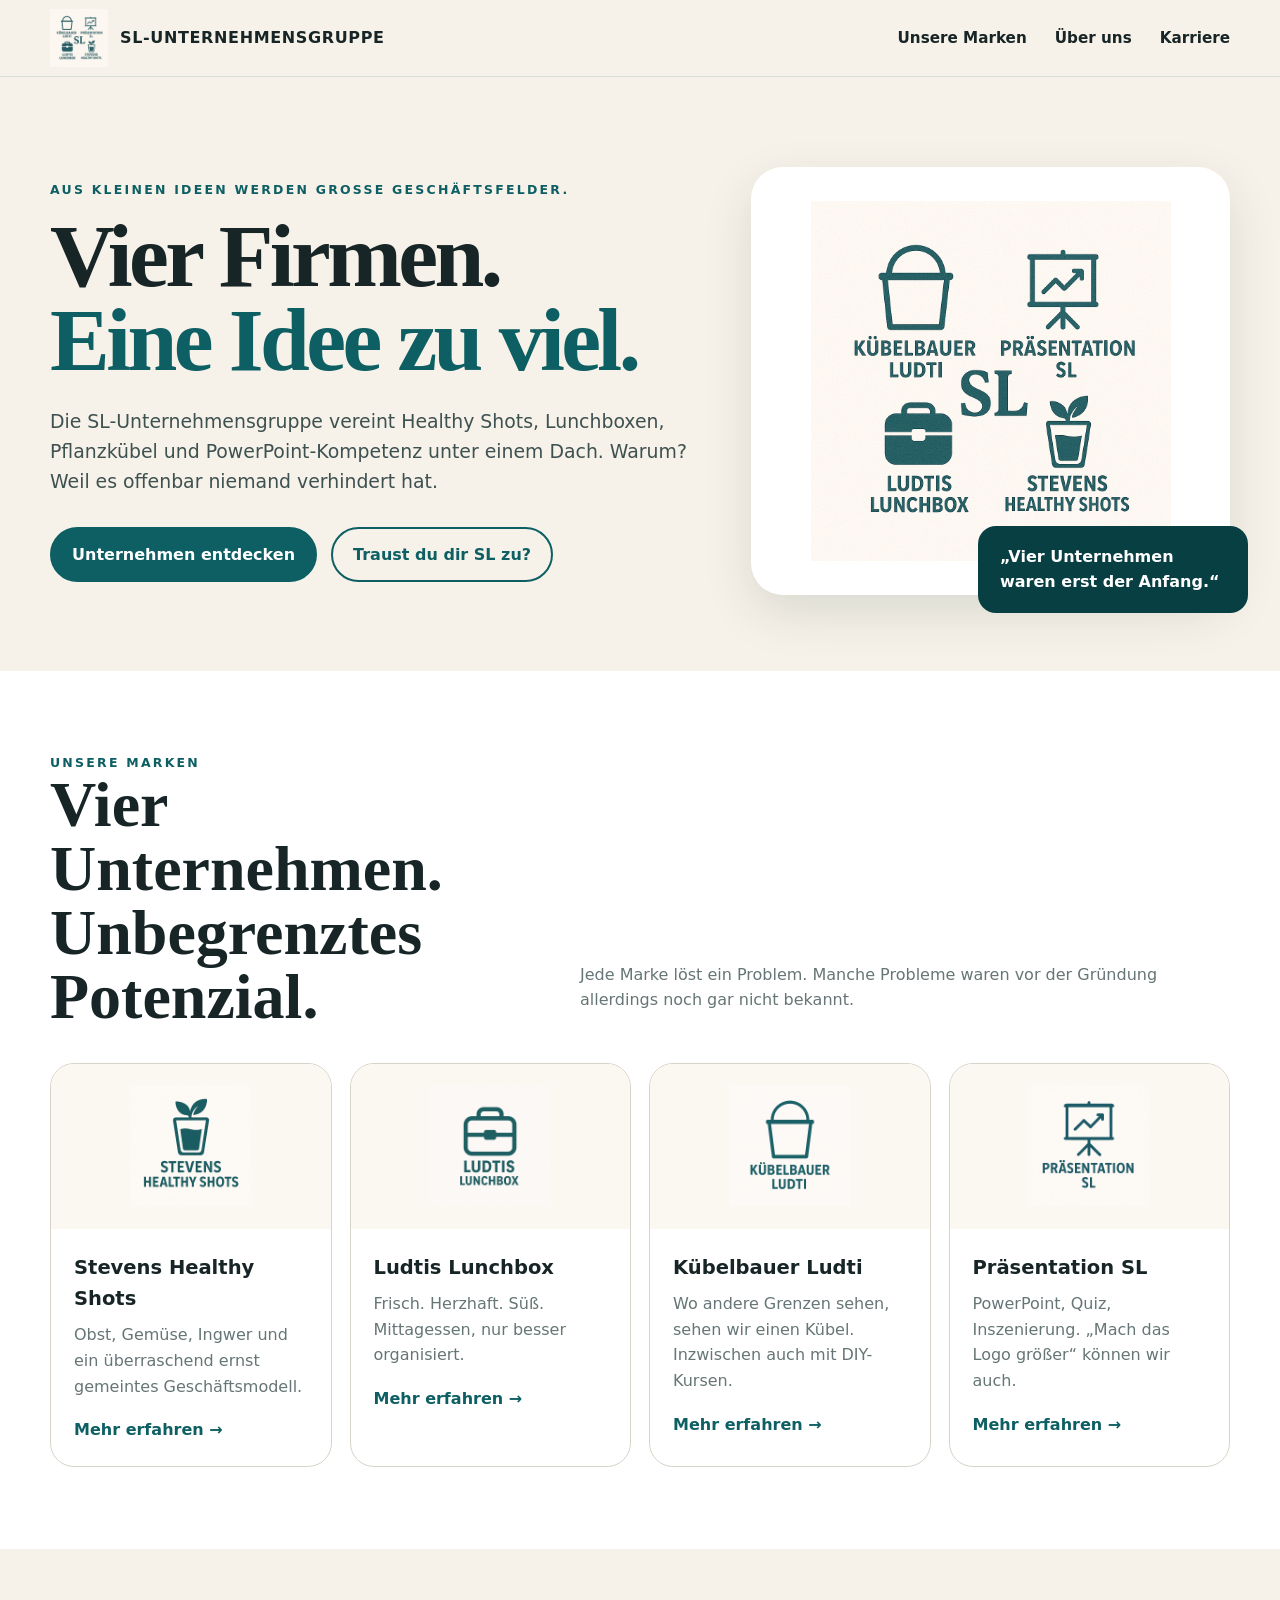
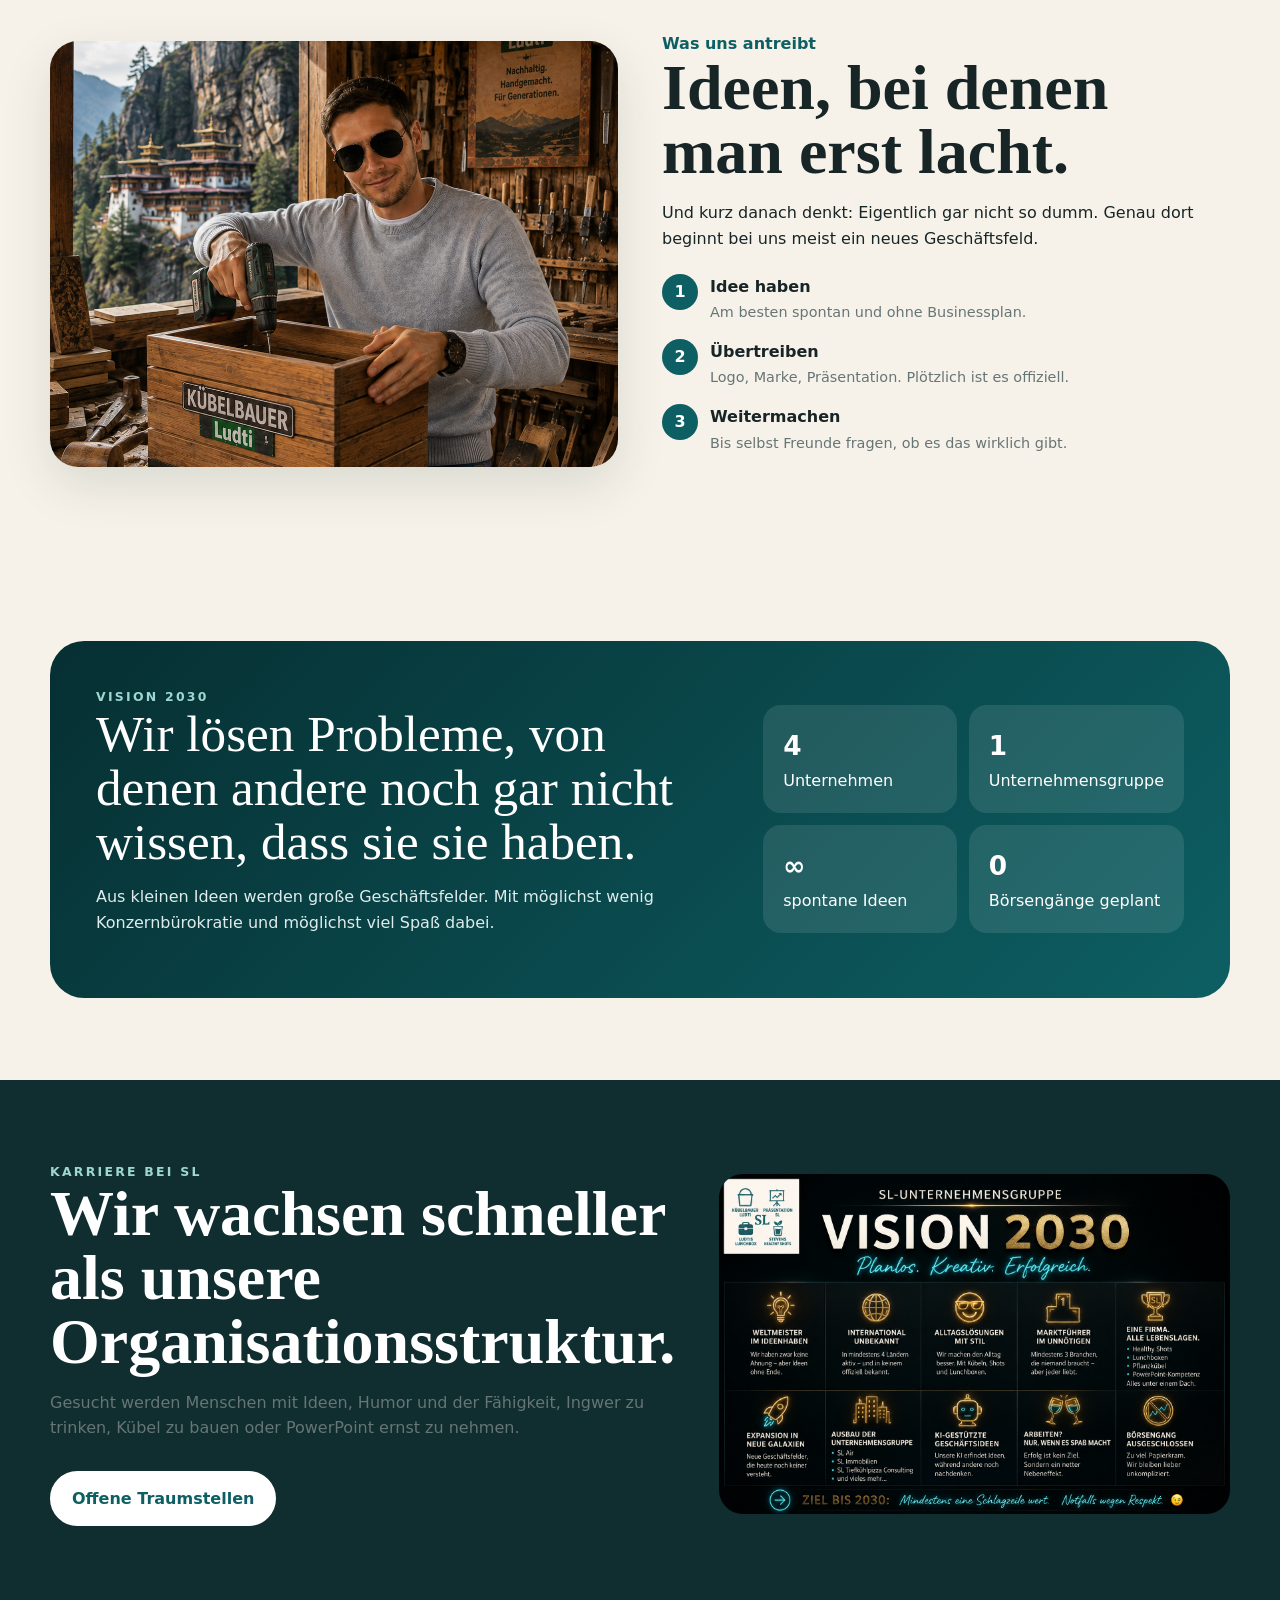
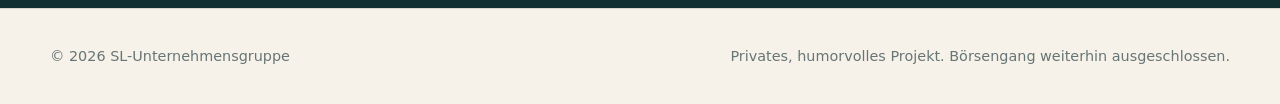
<file: index.html>
<!doctype html>
<html lang="de">

<head>
    <meta charset="utf-8">
    <meta name="viewport" content="width=device-width, initial-scale=1">

    <title>SL-Unternehmensgruppe</title>

    <meta
        name="description"
        content="Vier Unternehmen. Eine Unternehmensgruppe. Viele Ideen, die niemand bestellt hat."
    >

    <!-- Zentrale CSS-Datei -->
    <link rel="stylesheet" href="assets/style.css">
</head>


<body>

    <!-- ==================================================
         1. NAVIGATION
    ================================================== -->

    <nav class="nav">
        <div class="wrap navin">

            <!-- Logo / Startseite -->
            <a class="brand" href="index.html">
                <img
                    src="assets/img/logo-sl.png"
                    alt="SL-Unternehmensgruppe"
                >
                <span>SL-UNTERNEHMENSGRUPPE</span>
            </a>

            <!-- Mobile Menü -->
            <button class="menu">
                Menü
            </button>

            <!-- Hauptnavigation -->
            <div class="links">
                <a href="#marken">Unsere Marken</a>
                <a href="ueber-uns.html">Über uns</a>
                <a href="karriere.html">Karriere</a>
            </div>

        </div>
    </nav>


    <!-- ==================================================
         2. STARTBEREICH / HERO
    ================================================== -->

    <header class="hero">
        <div class="wrap hero-grid">

            <!-- Linke Seite: Text -->
            <div>

                <div class="eyebrow">
                    Aus kleinen Ideen werden große Geschäftsfelder.
                </div>

                <h1>
                    Vier Firmen.<br>
                    <span>Eine Idee zu viel.</span>
                </h1>

                <p class="lead">
                    Die SL-Unternehmensgruppe vereint Healthy Shots,
                    Lunchboxen, Pflanzkübel und PowerPoint-Kompetenz
                    unter einem Dach.
                    Warum? Weil es offenbar niemand verhindert hat.
                </p>

                <div class="actions">
                    <a class="btn primary" href="#marken">
                        Unternehmen entdecken
                    </a>

                    <a class="btn secondary" href="karriere.html">
                        Traust du dir SL zu?
                    </a>
                </div>

            </div>


            <!-- Rechte Seite: Gruppenlogo -->
            <div class="hero-card">

                <img
                    src="assets/img/logo-sl.png"
                    alt="SL Unternehmensgruppe Logo"
                >

                <div class="quote">
                    „Vier Unternehmen waren erst der Anfang.“
                </div>

            </div>

        </div>
    </header>


    <!-- ==================================================
         3. UNSERE MARKEN
    ================================================== -->

    <section class="section alt" id="marken">
        <div class="wrap">

            <div class="section-head">

                <div>
                    <div class="eyebrow">
                        Unsere Marken
                    </div>

                    <h2>
                        Vier Unternehmen.<br>
                        Unbegrenztes Potenzial.
                    </h2>
                </div>

                <p class="sub">
                    Jede Marke löst ein Problem.
                    Manche Probleme waren vor der Gründung
                    allerdings noch gar nicht bekannt.
                </p>

            </div>


            <div class="grid4">

                <!-- Stevens Healthy Shots -->
                <a class="card" href="stevens-healthy-shots.html">

                    <div class="logo">
                        <img
                            src="assets/img/logo-shots.png"
                            alt="Stevens Healthy Shots"
                        >
                    </div>

                    <div class="body">
                        <h3>Stevens Healthy Shots</h3>

                        <p>
                            Obst, Gemüse, Ingwer und ein überraschend
                            ernst gemeintes Geschäftsmodell.
                        </p>

                        <span class="more">
                            Mehr erfahren →
                        </span>
                    </div>

                </a>


                <!-- Ludtis Lunchbox -->
                <a class="card" href="ludtis-lunchbox.html">

                    <div class="logo">
                        <img
                            src="assets/img/logo-lunchbox.png"
                            alt="Ludtis Lunchbox"
                        >
                    </div>

                    <div class="body">
                        <h3>Ludtis Lunchbox</h3>

                        <p>
                            Frisch. Herzhaft. Süß.
                            Mittagessen, nur besser organisiert.
                        </p>

                        <span class="more">
                            Mehr erfahren →
                        </span>
                    </div>

                </a>


                <!-- Kübelbauer Ludti -->
                <a class="card" href="kuebelbauer-ludti.html">

                    <div class="logo">
                        <img
                            src="assets/img/logo-kuebel.png"
                            alt="Kübelbauer Ludti"
                        >
                    </div>

                    <div class="body">
                        <h3>Kübelbauer Ludti</h3>

                        <p>
                            Wo andere Grenzen sehen, sehen wir einen Kübel.
                            Inzwischen auch mit DIY-Kursen.
                        </p>

                        <span class="more">
                            Mehr erfahren →
                        </span>
                    </div>

                </a>


                <!-- Präsentation SL -->
                <a class="card" href="praesentation-sl.html">

                    <div class="logo">
                        <img
                            src="assets/img/logo-praesentation.png"
                            alt="Präsentation SL"
                        >
                    </div>

                    <div class="body">
                        <h3>Präsentation SL</h3>

                        <p>
                            PowerPoint, Quiz, Inszenierung.
                            „Mach das Logo größer“ können wir auch.
                        </p>

                        <span class="more">
                            Mehr erfahren →
                        </span>
                    </div>

                </a>

            </div>

        </div>
    </section>


    <!-- ==================================================
         4. WAS UNS ANTREIBT
         Bild: assets/img/kuebel-hero.png
    ================================================== -->

    <section class="section">
        <div class="wrap split">

            <!--
                Dieses Bild wurde zuletzt ausgetauscht.
                Das ?v=2 sorgt dafür, dass Browser nicht
                versehentlich die alte Version aus dem Cache laden.
            -->
            <div class="photo">
                <img
                    src="assets/img/kuebel-hero.png?v=2"
                    alt="Kübelbauer Ludti in der Werkstatt"
                >
            </div>


            <!-- Textbereich -->
            <div>

                <div class="kicker">
                    Was uns antreibt
                </div>

                <h2>
                    Ideen, bei denen man erst lacht.
                </h2>

                <p>
                    Und kurz danach denkt:
                    Eigentlich gar nicht so dumm.
                    Genau dort beginnt bei uns meist
                    ein neues Geschäftsfeld.
                </p>


                <div class="bullets">

                    <!-- Schritt 1 -->
                    <div class="bullet">

                        <span class="num">1</span>

                        <div>
                            <b>Idee haben</b>

                            <span class="small">
                                Am besten spontan und ohne Businessplan.
                            </span>
                        </div>

                    </div>


                    <!-- Schritt 2 -->
                    <div class="bullet">

                        <span class="num">2</span>

                        <div>
                            <b>Übertreiben</b>

                            <span class="small">
                                Logo, Marke, Präsentation.
                                Plötzlich ist es offiziell.
                            </span>
                        </div>

                    </div>


                    <!-- Schritt 3 -->
                    <div class="bullet">

                        <span class="num">3</span>

                        <div>
                            <b>Weitermachen</b>

                            <span class="small">
                                Bis selbst Freunde fragen,
                                ob es das wirklich gibt.
                            </span>
                        </div>

                    </div>

                </div>

            </div>

        </div>
    </section>


    <!-- ==================================================
         5. VISION 2030
    ================================================== -->

    <section class="section">
        <div class="wrap vision">

            <!-- Linke Seite: Vision -->
            <div>

                <div
                    class="eyebrow"
                    style="color:#9ed7d2"
                >
                    Vision 2030
                </div>

                <div class="big">
                    Wir lösen Probleme, von denen andere
                    noch gar nicht wissen, dass sie sie haben.
                </div>

                <p>
                    Aus kleinen Ideen werden große Geschäftsfelder.
                    Mit möglichst wenig Konzernbürokratie
                    und möglichst viel Spaß dabei.
                </p>

            </div>


            <!-- Rechte Seite: Kennzahlen -->
            <div class="statgrid">

                <div class="stat">
                    <strong>4</strong>
                    Unternehmen
                </div>

                <div class="stat">
                    <strong>1</strong>
                    Unternehmensgruppe
                </div>

                <div class="stat">
                    <strong>∞</strong>
                    spontane Ideen
                </div>

                <div class="stat">
                    <strong>0</strong>
                    Börsengänge geplant
                </div>

            </div>

        </div>
    </section>


    <!-- ==================================================
         6. KARRIERE
    ================================================== -->

    <section class="section career">
        <div class="wrap split">

            <!-- Linke Seite: Text -->
            <div>

                <div
                    class="eyebrow"
                    style="color:#9ed7d2"
                >
                    Karriere bei SL
                </div>

                <h2>
                    Wir wachsen schneller
                    als unsere Organisationsstruktur.
                </h2>

                <p class="sub">
                    Gesucht werden Menschen mit Ideen,
                    Humor und der Fähigkeit,
                    Ingwer zu trinken, Kübel zu bauen
                    oder PowerPoint ernst zu nehmen.
                </p>

                <div class="actions">

                    <a
                        class="btn primary"
                        style="background:white;color:#0d5f63;border-color:white"
                        href="karriere.html"
                    >
                        Offene Traumstellen
                    </a>

                </div>

            </div>


            <!-- Rechte Seite: Karrierebild -->
            <img
                src="assets/img/presentation-hero.png"
                alt="SL Vision 2030"
                style="border-radius:24px"
            >

        </div>
    </section>


    <!-- ==================================================
         7. FOOTER
    ================================================== -->

    <footer class="footer">
        <div class="wrap foot">

            <span>
                © 2026 SL-Unternehmensgruppe
            </span>

            <span>
                Privates, humorvolles Projekt.
                Börsengang weiterhin ausgeschlossen.
            </span>

        </div>
    </footer>


    <!-- ==================================================
         8. JAVASCRIPT
    ================================================== -->

    <script src="assets/script.js"></script>

</body>

</html>
</file>
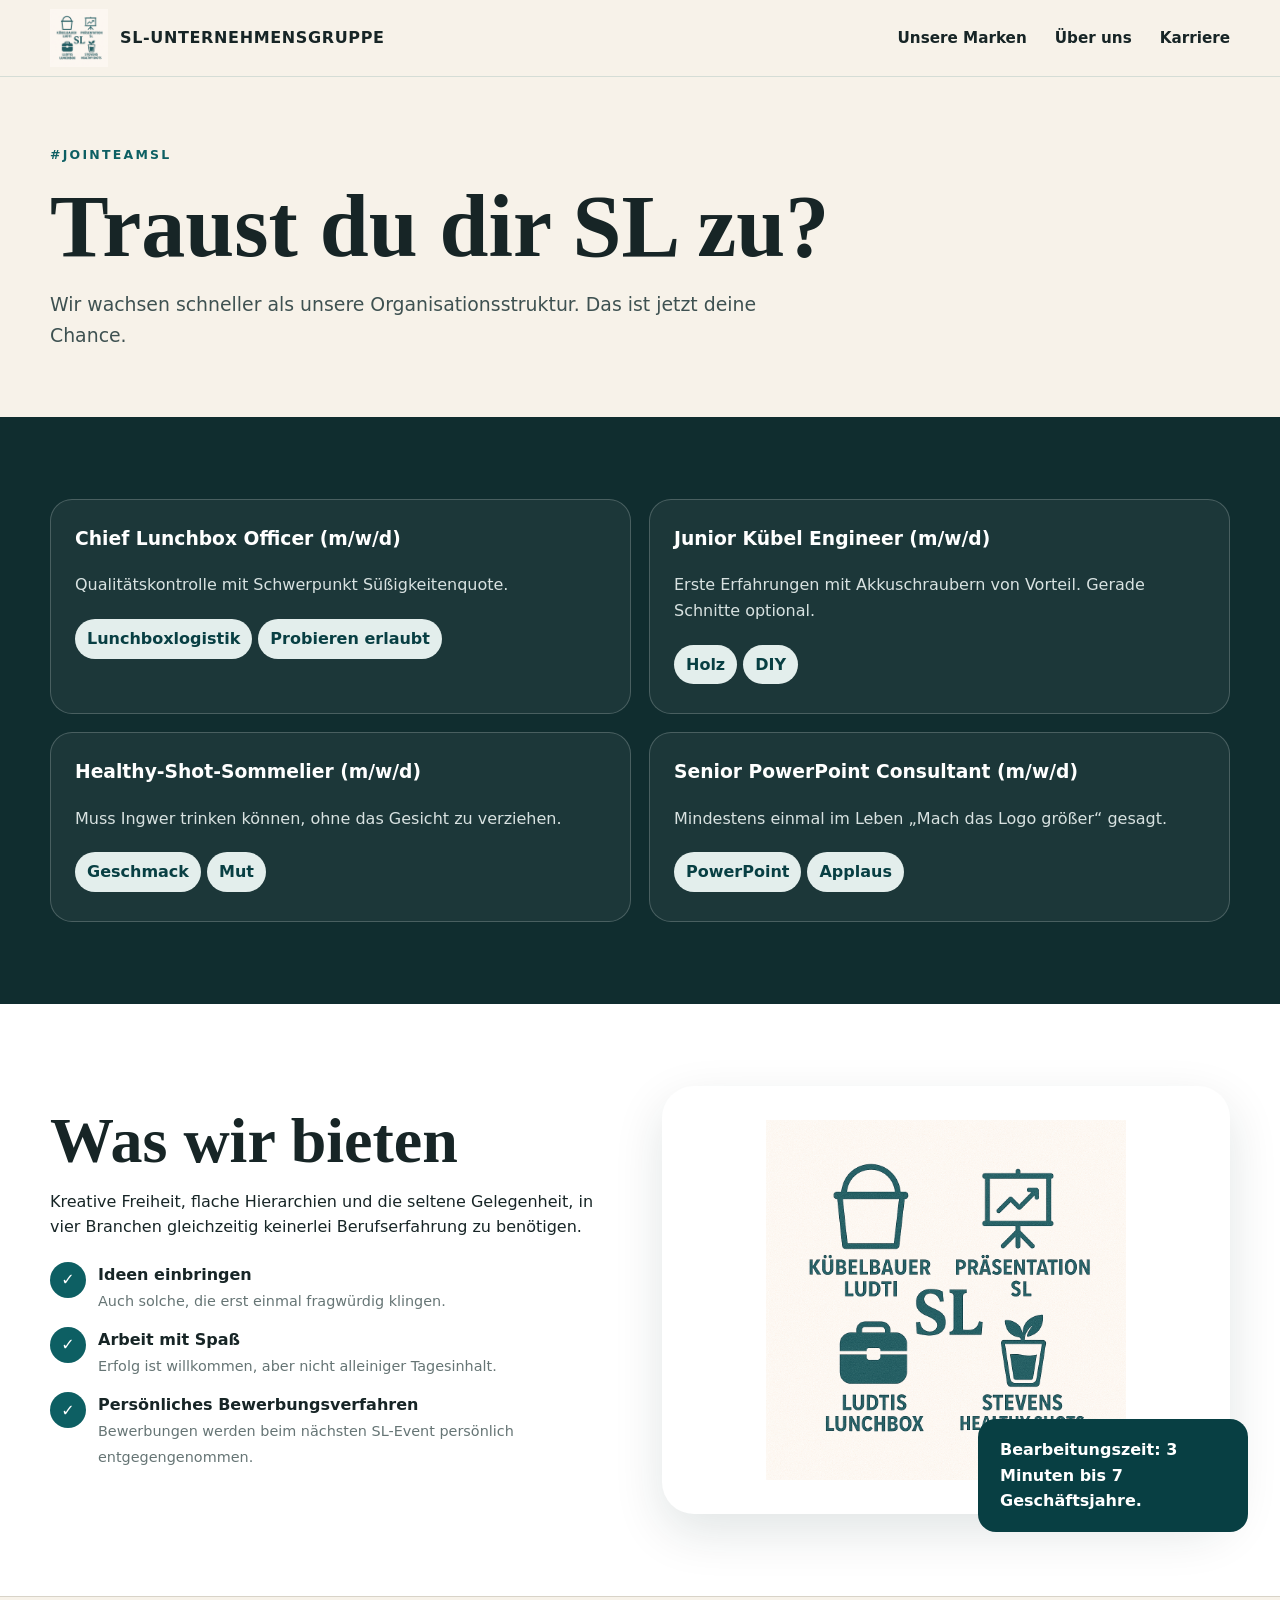
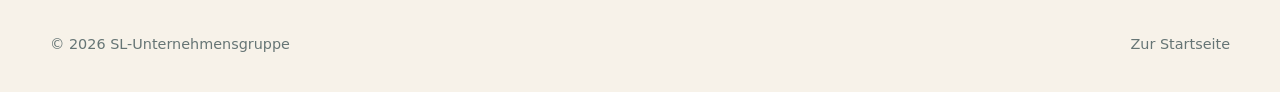
<file: karriere.html>
<!doctype html><html lang="de"><head><meta charset="utf-8"><meta name="viewport" content="width=device-width,initial-scale=1"><title>Karriere | SL-Unternehmensgruppe</title><link rel="stylesheet" href="assets/style.css"></head><body><nav class="nav"><div class="wrap navin"><a class="brand" href="index.html"><img src="assets/img/logo-sl.png" alt="SL"><span>SL-UNTERNEHMENSGRUPPE</span></a><button class="menu">Menü</button><div class="links"><a href="index.html#marken">Unsere Marken</a><a href="ueber-uns.html">Über uns</a><a href="karriere.html">Karriere</a></div></div></nav><header class="page-hero"><div class="wrap"><div class="eyebrow">#JoinTeamSL</div><h1>Traust du dir SL zu?</h1><p class="lead">Wir wachsen schneller als unsere Organisationsstruktur. Das ist jetzt deine Chance.</p></div></header><section class="section career"><div class="wrap"><div class="jobs"><div class="job"><h3>Chief Lunchbox Officer (m/w/d)</h3><p>Qualitätskontrolle mit Schwerpunkt Süßigkeitenquote.</p><span class="pill">Lunchboxlogistik</span><span class="pill">Probieren erlaubt</span></div><div class="job"><h3>Junior Kübel Engineer (m/w/d)</h3><p>Erste Erfahrungen mit Akkuschraubern von Vorteil. Gerade Schnitte optional.</p><span class="pill">Holz</span><span class="pill">DIY</span></div><div class="job"><h3>Healthy-Shot-Sommelier (m/w/d)</h3><p>Muss Ingwer trinken können, ohne das Gesicht zu verziehen.</p><span class="pill">Geschmack</span><span class="pill">Mut</span></div><div class="job"><h3>Senior PowerPoint Consultant (m/w/d)</h3><p>Mindestens einmal im Leben „Mach das Logo größer“ gesagt.</p><span class="pill">PowerPoint</span><span class="pill">Applaus</span></div></div></div></section><section class="section alt"><div class="wrap split"><div><h2>Was wir bieten</h2><p>Kreative Freiheit, flache Hierarchien und die seltene Gelegenheit, in vier Branchen gleichzeitig keinerlei Berufserfahrung zu benötigen.</p><div class="bullets"><div class="bullet"><span class="num">✓</span><div><b>Ideen einbringen</b><span class="small">Auch solche, die erst einmal fragwürdig klingen.</span></div></div><div class="bullet"><span class="num">✓</span><div><b>Arbeit mit Spaß</b><span class="small">Erfolg ist willkommen, aber nicht alleiniger Tagesinhalt.</span></div></div><div class="bullet"><span class="num">✓</span><div><b>Persönliches Bewerbungsverfahren</b><span class="small">Bewerbungen werden beim nächsten SL-Event persönlich entgegengenommen.</span></div></div></div></div><div class="hero-card"><img src="assets/img/logo-sl.png" alt="SL"><div class="quote">Bearbeitungszeit: 3 Minuten bis 7 Geschäftsjahre.</div></div></div></section><footer class="footer"><div class="wrap foot"><span>© 2026 SL-Unternehmensgruppe</span><a href="index.html">Zur Startseite</a></div></footer><script src="assets/script.js"></script></body></html>
</file>
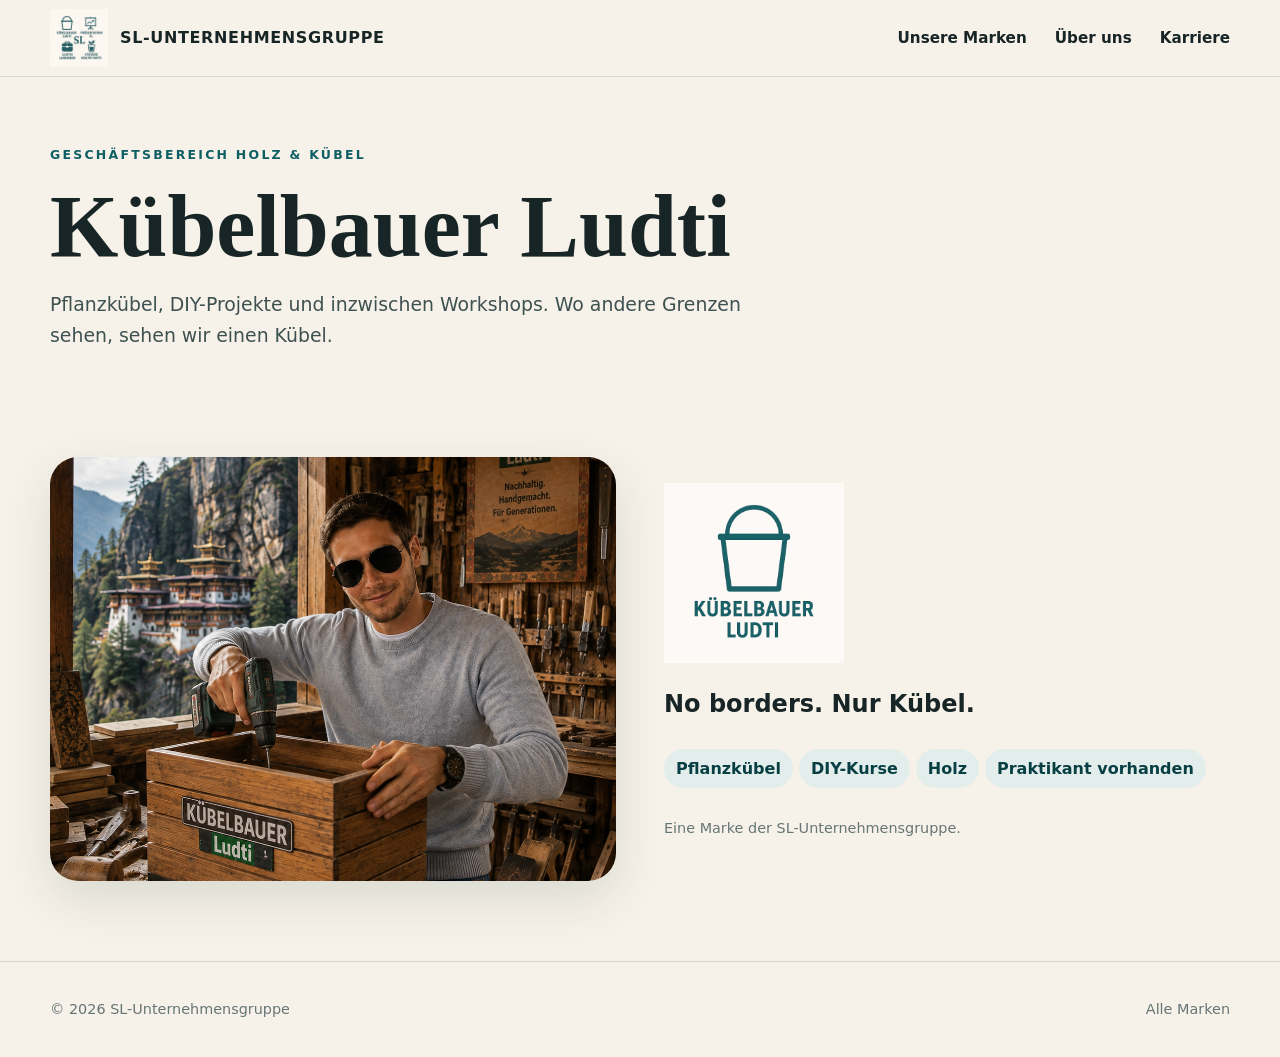
<file: kuebelbauer-ludti.html>
<!doctype html><html lang="de"><head><meta charset="utf-8"><meta name="viewport" content="width=device-width,initial-scale=1"><title>Kübelbauer Ludti | SL-Unternehmensgruppe</title><link rel="stylesheet" href="assets/style.css"></head><body><nav class="nav"><div class="wrap navin"><a class="brand" href="index.html"><img src="assets/img/logo-sl.png" alt="SL"><span>SL-UNTERNEHMENSGRUPPE</span></a><button class="menu">Menü</button><div class="links"><a href="index.html#marken">Unsere Marken</a><a href="ueber-uns.html">Über uns</a><a href="karriere.html">Karriere</a></div></div></nav><header class="page-hero"><div class="wrap"><div class="eyebrow">Geschäftsbereich Holz & Kübel</div><h1>Kübelbauer Ludti</h1><p class="lead">Pflanzkübel, DIY-Projekte und inzwischen Workshops. Wo andere Grenzen sehen, sehen wir einen Kübel.</p></div></header><section class="brand-page"><div class="wrap brand-feature"><img class="heroimg" src="assets/img/kuebel-hero.png" alt="Kübelbauer Ludti"><div><img src="assets/img/logo-kuebel.png" alt="Kübelbauer Ludti Logo" style="width:180px;margin-bottom:22px"><h2>No borders. Nur Kübel.</h2><div><span class="pill">Pflanzkübel</span><span class="pill">DIY-Kurse</span><span class="pill">Holz</span><span class="pill">Praktikant vorhanden</span></div><p class="small" style="margin-top:24px">Eine Marke der SL-Unternehmensgruppe.</p></div></div></section><footer class="footer"><div class="wrap foot"><span>© 2026 SL-Unternehmensgruppe</span><a href="index.html#marken">Alle Marken</a></div></footer><script src="assets/script.js"></script></body></html>
</file>
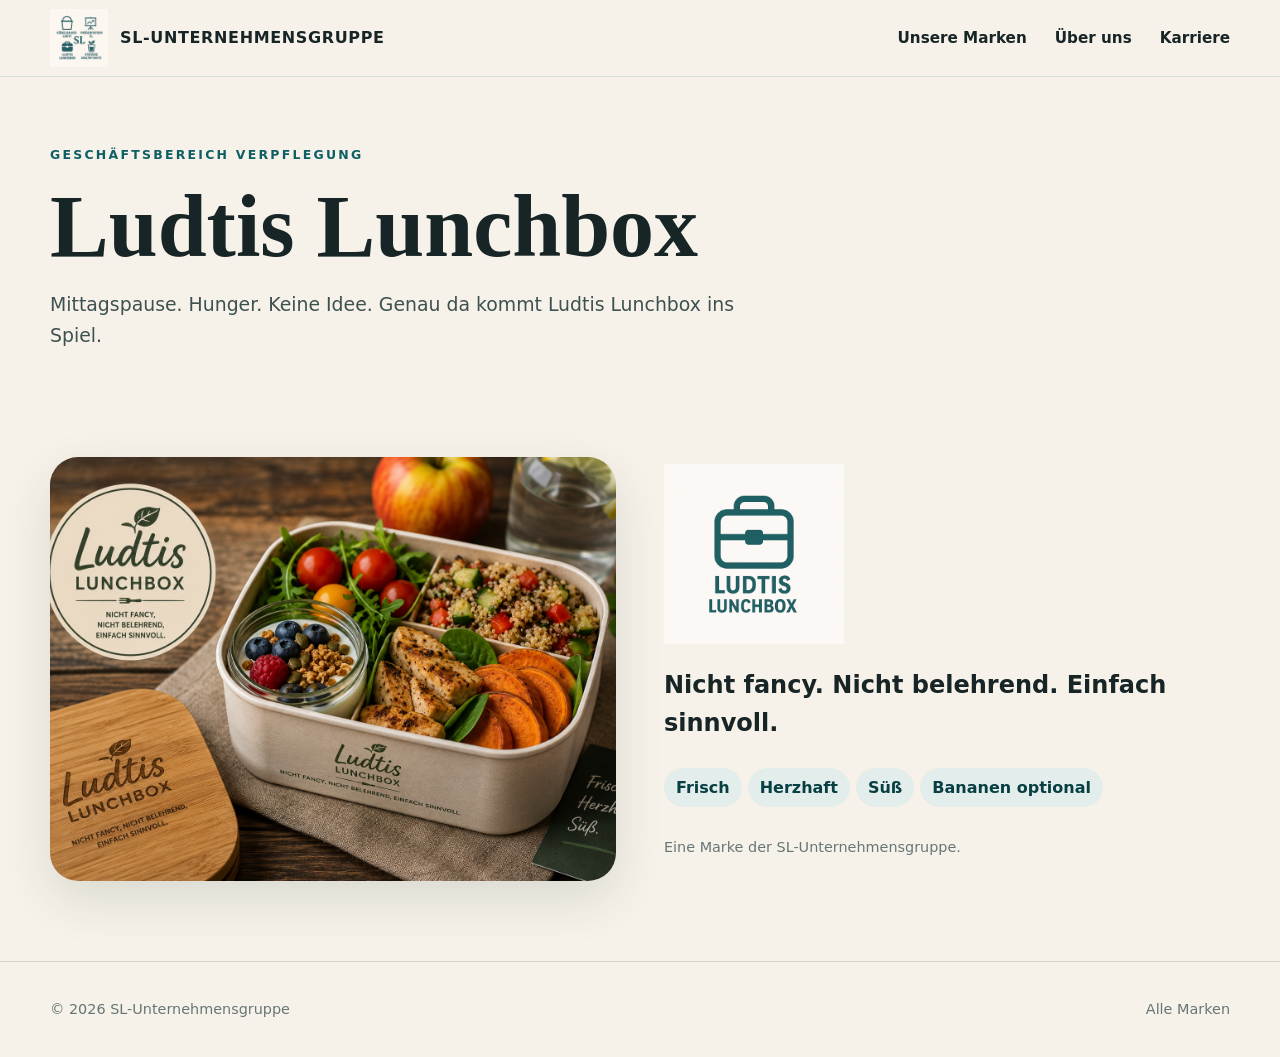
<file: ludtis-lunchbox.html>
<!doctype html><html lang="de"><head><meta charset="utf-8"><meta name="viewport" content="width=device-width,initial-scale=1"><title>Ludtis Lunchbox | SL-Unternehmensgruppe</title><link rel="stylesheet" href="assets/style.css"></head><body><nav class="nav"><div class="wrap navin"><a class="brand" href="index.html"><img src="assets/img/logo-sl.png" alt="SL"><span>SL-UNTERNEHMENSGRUPPE</span></a><button class="menu">Menü</button><div class="links"><a href="index.html#marken">Unsere Marken</a><a href="ueber-uns.html">Über uns</a><a href="karriere.html">Karriere</a></div></div></nav><header class="page-hero"><div class="wrap"><div class="eyebrow">Geschäftsbereich Verpflegung</div><h1>Ludtis Lunchbox</h1><p class="lead">Mittagspause. Hunger. Keine Idee. Genau da kommt Ludtis Lunchbox ins Spiel.</p></div></header><section class="brand-page"><div class="wrap brand-feature"><img class="heroimg" src="assets/img/lunchbox-hero.png" alt="Ludtis Lunchbox"><div><img src="assets/img/logo-lunchbox.png" alt="Ludtis Lunchbox Logo" style="width:180px;margin-bottom:22px"><h2>Nicht fancy. Nicht belehrend. Einfach sinnvoll.</h2><div><span class="pill">Frisch</span><span class="pill">Herzhaft</span><span class="pill">Süß</span><span class="pill">Bananen optional</span></div><p class="small" style="margin-top:24px">Eine Marke der SL-Unternehmensgruppe.</p></div></div></section><footer class="footer"><div class="wrap foot"><span>© 2026 SL-Unternehmensgruppe</span><a href="index.html#marken">Alle Marken</a></div></footer><script src="assets/script.js"></script></body></html>
</file>
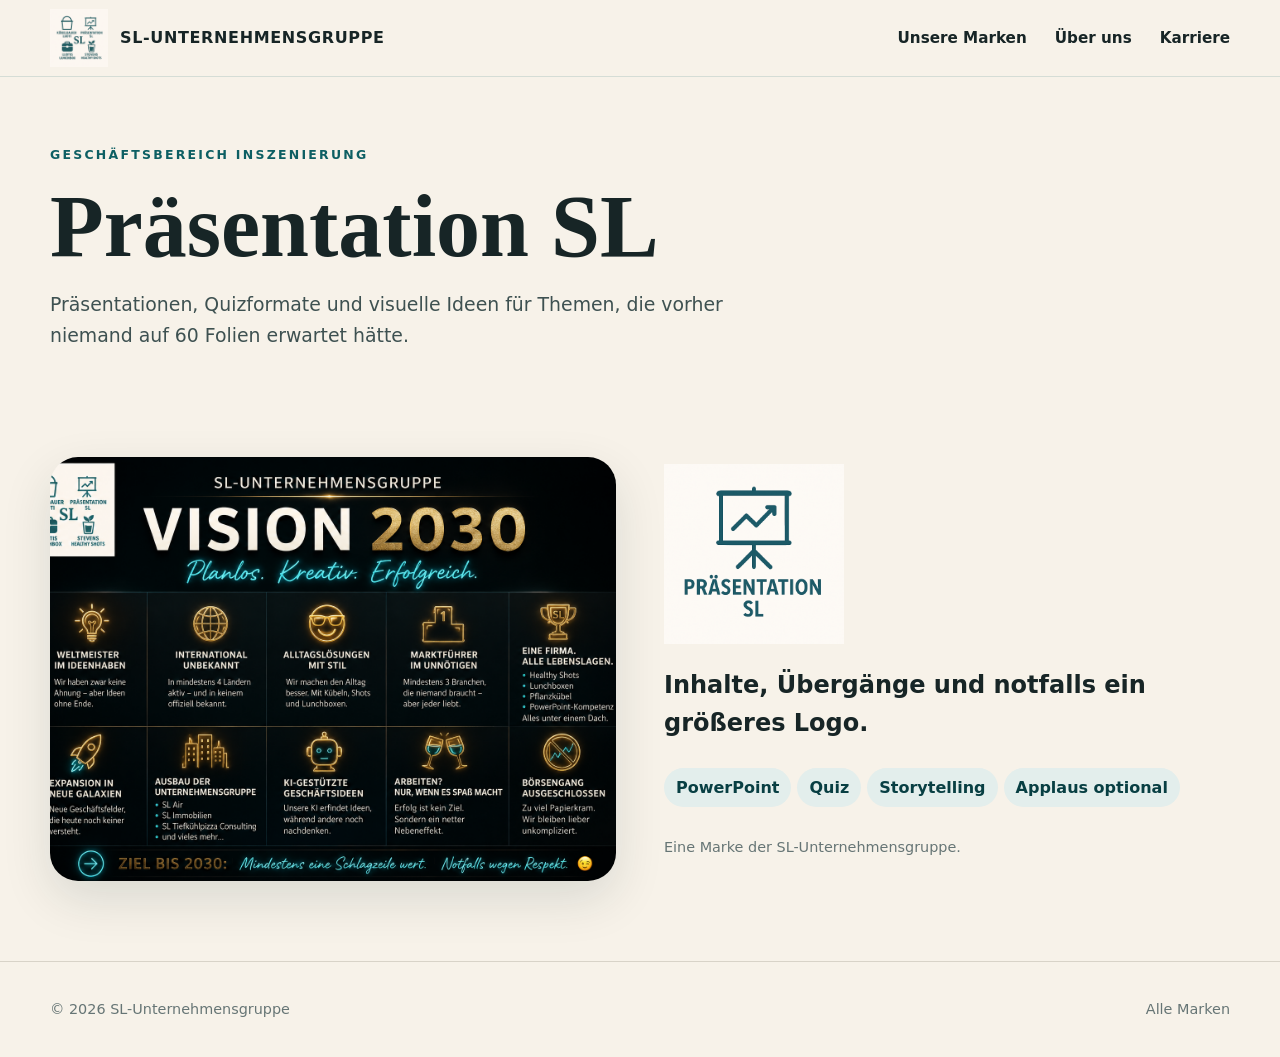
<file: praesentation-sl.html>
<!doctype html><html lang="de"><head><meta charset="utf-8"><meta name="viewport" content="width=device-width,initial-scale=1"><title>Präsentation SL | SL-Unternehmensgruppe</title><link rel="stylesheet" href="assets/style.css"></head><body><nav class="nav"><div class="wrap navin"><a class="brand" href="index.html"><img src="assets/img/logo-sl.png" alt="SL"><span>SL-UNTERNEHMENSGRUPPE</span></a><button class="menu">Menü</button><div class="links"><a href="index.html#marken">Unsere Marken</a><a href="ueber-uns.html">Über uns</a><a href="karriere.html">Karriere</a></div></div></nav><header class="page-hero"><div class="wrap"><div class="eyebrow">Geschäftsbereich Inszenierung</div><h1>Präsentation SL</h1><p class="lead">Präsentationen, Quizformate und visuelle Ideen für Themen, die vorher niemand auf 60 Folien erwartet hätte.</p></div></header><section class="brand-page"><div class="wrap brand-feature"><img class="heroimg" src="assets/img/presentation-hero.png" alt="Präsentation SL"><div><img src="assets/img/logo-praesentation.png" alt="Präsentation SL Logo" style="width:180px;margin-bottom:22px"><h2>Inhalte, Übergänge und notfalls ein größeres Logo.</h2><div><span class="pill">PowerPoint</span><span class="pill">Quiz</span><span class="pill">Storytelling</span><span class="pill">Applaus optional</span></div><p class="small" style="margin-top:24px">Eine Marke der SL-Unternehmensgruppe.</p></div></div></section><footer class="footer"><div class="wrap foot"><span>© 2026 SL-Unternehmensgruppe</span><a href="index.html#marken">Alle Marken</a></div></footer><script src="assets/script.js"></script></body></html>
</file>
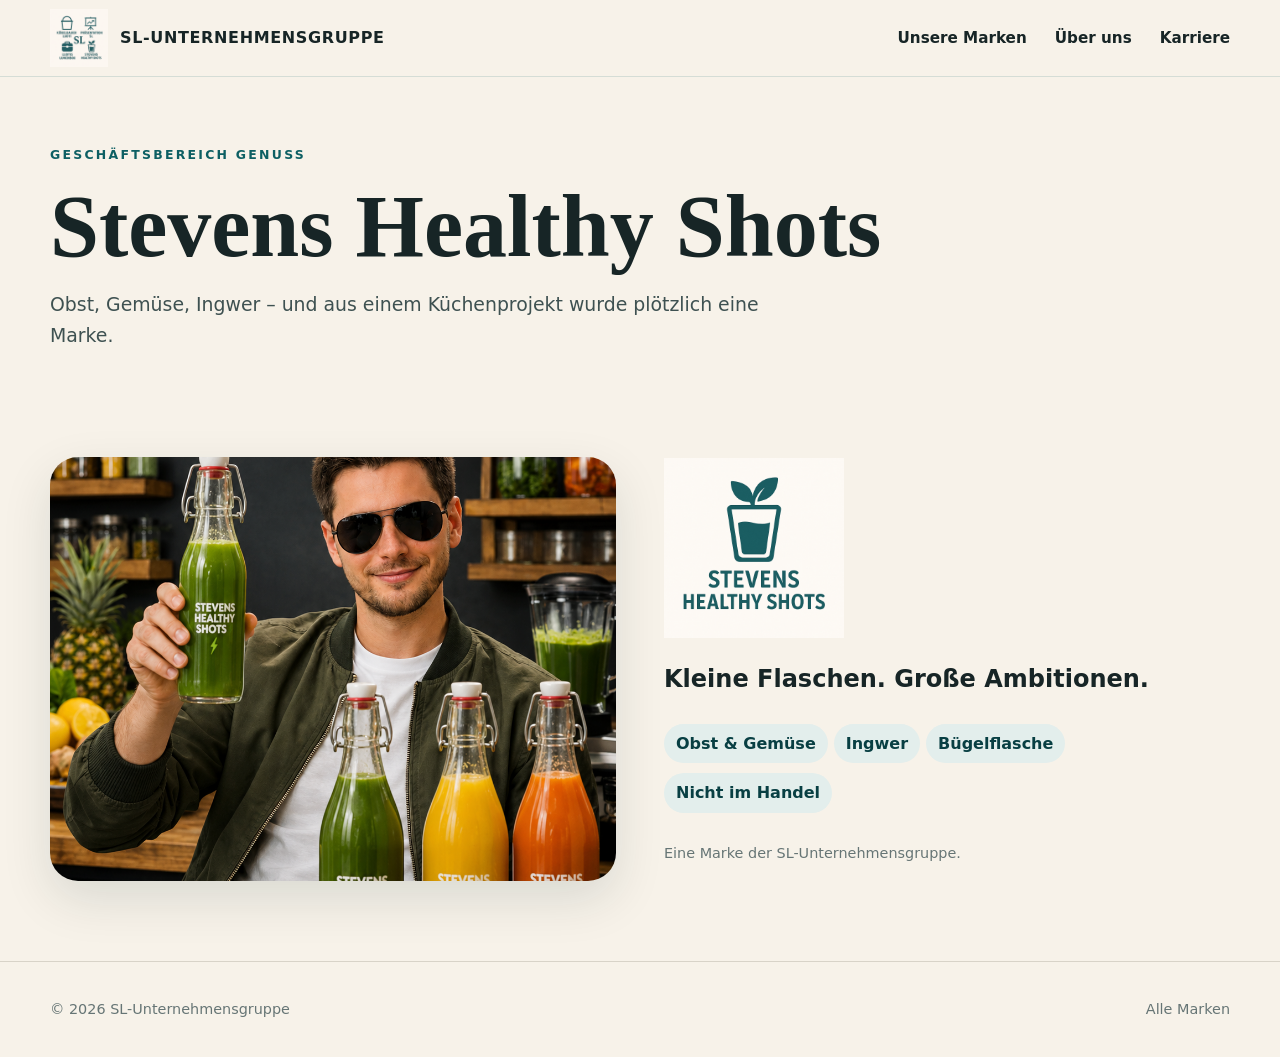
<file: stevens-healthy-shots.html>
<!doctype html><html lang="de"><head><meta charset="utf-8"><meta name="viewport" content="width=device-width,initial-scale=1"><title>Stevens Healthy Shots | SL-Unternehmensgruppe</title><link rel="stylesheet" href="assets/style.css"></head><body><nav class="nav"><div class="wrap navin"><a class="brand" href="index.html"><img src="assets/img/logo-sl.png" alt="SL"><span>SL-UNTERNEHMENSGRUPPE</span></a><button class="menu">Menü</button><div class="links"><a href="index.html#marken">Unsere Marken</a><a href="ueber-uns.html">Über uns</a><a href="karriere.html">Karriere</a></div></div></nav><header class="page-hero"><div class="wrap"><div class="eyebrow">Geschäftsbereich Genuss</div><h1>Stevens Healthy Shots</h1><p class="lead">Obst, Gemüse, Ingwer – und aus einem Küchenprojekt wurde plötzlich eine Marke.</p></div></header><section class="brand-page"><div class="wrap brand-feature"><img class="heroimg" src="assets/img/shots-hero.png" alt="Stevens Healthy Shots"><div><img src="assets/img/logo-shots.png" alt="Stevens Healthy Shots Logo" style="width:180px;margin-bottom:22px"><h2>Kleine Flaschen. Große Ambitionen.</h2><div><span class="pill">Obst & Gemüse</span><span class="pill">Ingwer</span><span class="pill">Bügelflasche</span><span class="pill">Nicht im Handel</span></div><p class="small" style="margin-top:24px">Eine Marke der SL-Unternehmensgruppe.</p></div></div></section><footer class="footer"><div class="wrap foot"><span>© 2026 SL-Unternehmensgruppe</span><a href="index.html#marken">Alle Marken</a></div></footer><script src="assets/script.js"></script></body></html>
</file>
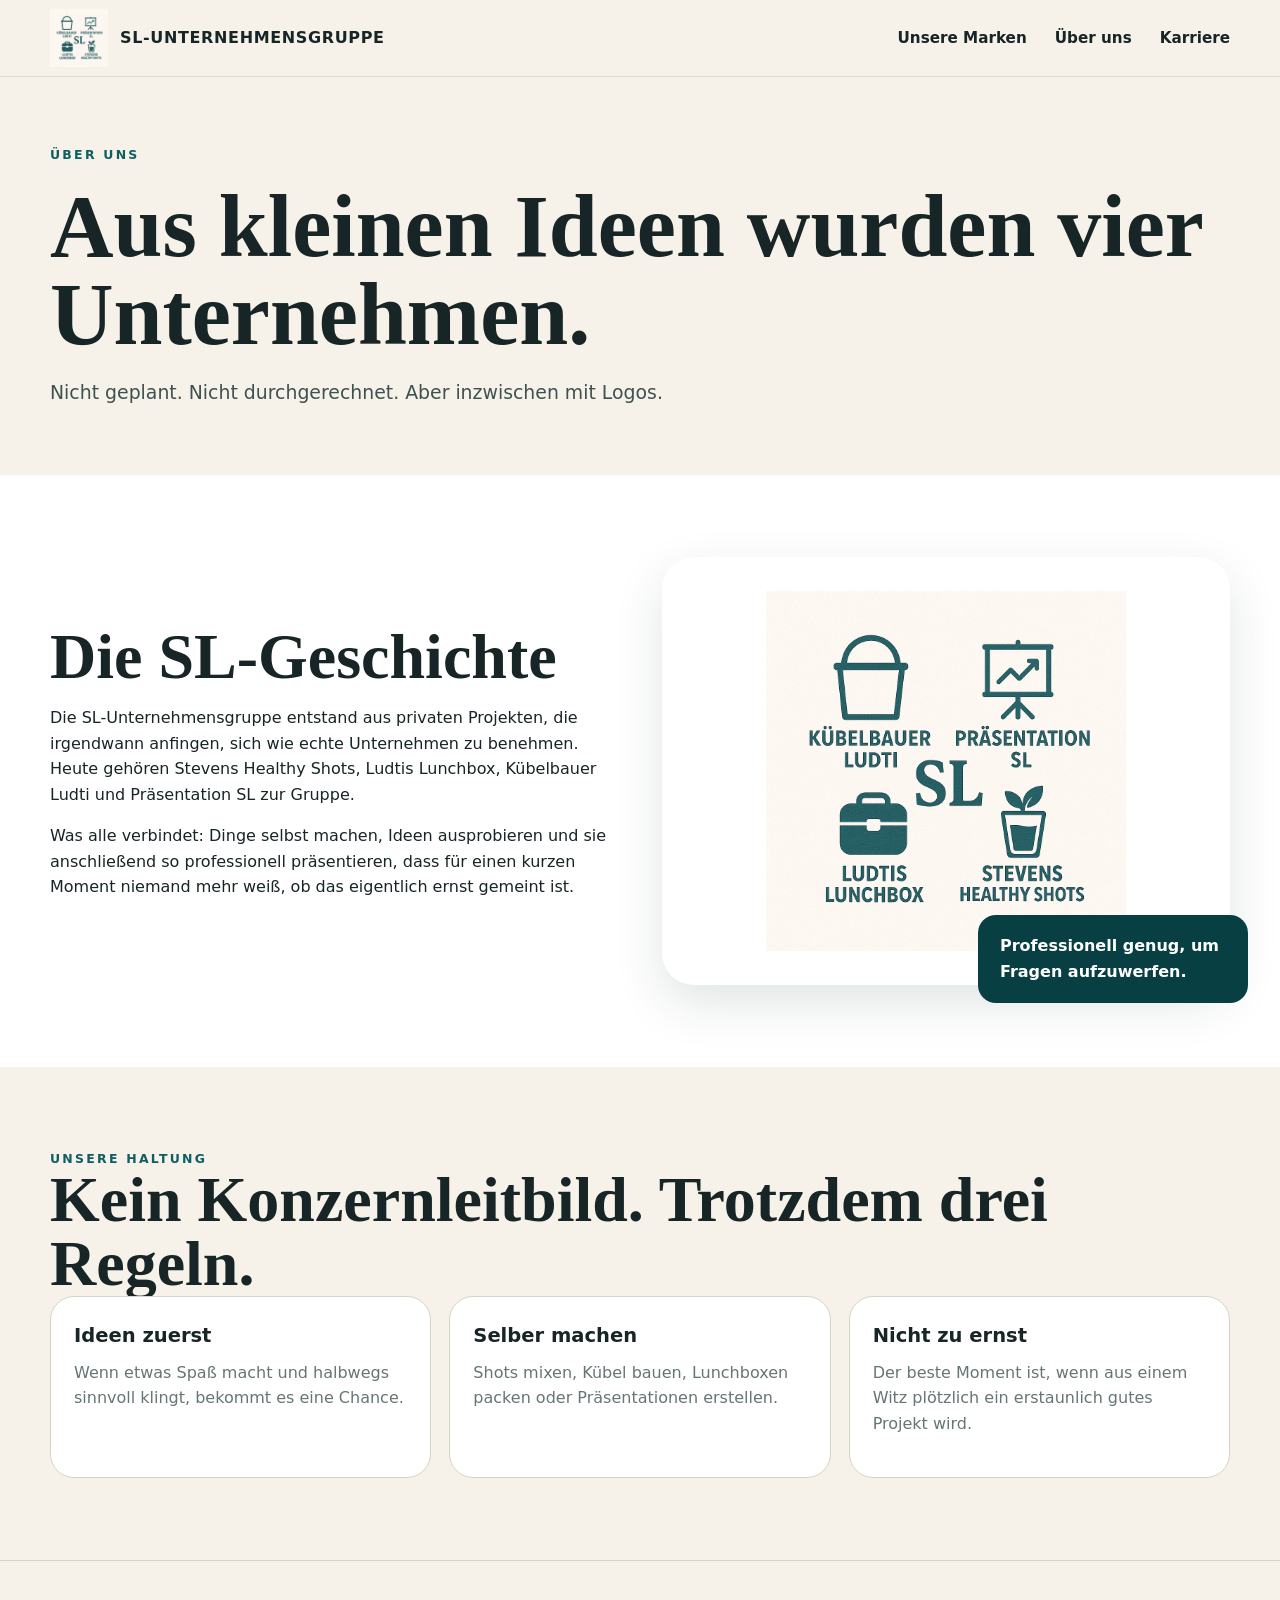
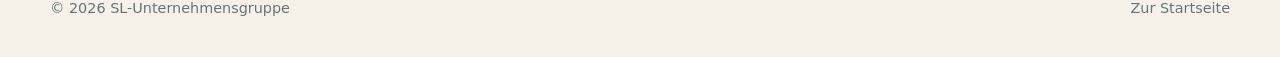
<file: ueber-uns.html>
<!doctype html><html lang="de"><head><meta charset="utf-8"><meta name="viewport" content="width=device-width,initial-scale=1"><title>Über uns | SL-Unternehmensgruppe</title><link rel="stylesheet" href="assets/style.css"></head><body><nav class="nav"><div class="wrap navin"><a class="brand" href="index.html"><img src="assets/img/logo-sl.png" alt="SL"><span>SL-UNTERNEHMENSGRUPPE</span></a><button class="menu">Menü</button><div class="links"><a href="index.html#marken">Unsere Marken</a><a href="ueber-uns.html">Über uns</a><a href="karriere.html">Karriere</a></div></div></nav><header class="page-hero"><div class="wrap"><div class="eyebrow">Über uns</div><h1>Aus kleinen Ideen wurden vier Unternehmen.</h1><p class="lead">Nicht geplant. Nicht durchgerechnet. Aber inzwischen mit Logos.</p></div></header><section class="section alt"><div class="wrap split"><div><h2>Die SL-Geschichte</h2><p>Die SL-Unternehmensgruppe entstand aus privaten Projekten, die irgendwann anfingen, sich wie echte Unternehmen zu benehmen. Heute gehören Stevens Healthy Shots, Ludtis Lunchbox, Kübelbauer Ludti und Präsentation SL zur Gruppe.</p><p>Was alle verbindet: Dinge selbst machen, Ideen ausprobieren und sie anschließend so professionell präsentieren, dass für einen kurzen Moment niemand mehr weiß, ob das eigentlich ernst gemeint ist.</p></div><div class="hero-card"><img src="assets/img/logo-sl.png" alt="SL Unternehmensgruppe"><div class="quote">Professionell genug, um Fragen aufzuwerfen.</div></div></div></section><section class="section"><div class="wrap"><div class="eyebrow">Unsere Haltung</div><h2>Kein Konzernleitbild. Trotzdem drei Regeln.</h2><div class="grid4" style="grid-template-columns:repeat(3,1fr)"><div class="card"><div class="body"><h3>Ideen zuerst</h3><p>Wenn etwas Spaß macht und halbwegs sinnvoll klingt, bekommt es eine Chance.</p></div></div><div class="card"><div class="body"><h3>Selber machen</h3><p>Shots mixen, Kübel bauen, Lunchboxen packen oder Präsentationen erstellen.</p></div></div><div class="card"><div class="body"><h3>Nicht zu ernst</h3><p>Der beste Moment ist, wenn aus einem Witz plötzlich ein erstaunlich gutes Projekt wird.</p></div></div></div></div></section><footer class="footer"><div class="wrap foot"><span>© 2026 SL-Unternehmensgruppe</span><a href="index.html">Zur Startseite</a></div></footer><script src="assets/script.js"></script></body></html>
</file>
<file: assets/style.css>
:root{--petrol:#0d5f63;--petrol2:#083f43;--cream:#f7f2e9;--ink:#172526;--muted:#667575;--white:#fff;--line:#d8d3c8;--accent:#d8a93c;--shadow:0 18px 50px rgba(10,39,41,.12)}
*{box-sizing:border-box}html{scroll-behavior:smooth}body{margin:0;font-family:Inter,ui-sans-serif,system-ui,-apple-system,BlinkMacSystemFont,"Segoe UI",sans-serif;color:var(--ink);background:var(--cream);line-height:1.6}a{color:inherit;text-decoration:none}img{max-width:100%;display:block}.wrap{width:min(1180px,calc(100% - 36px));margin:auto}.nav{position:sticky;top:0;z-index:50;background:rgba(247,242,233,.94);backdrop-filter:blur(12px);border-bottom:1px solid rgba(13,95,99,.14)}.navin{display:flex;align-items:center;justify-content:space-between;min-height:76px;gap:24px}.brand{display:flex;align-items:center;gap:12px;font-weight:800;letter-spacing:.04em}.brand img{width:58px;height:58px;object-fit:contain}.links{display:flex;gap:28px;font-size:.95rem;font-weight:650}.links a:hover{color:var(--petrol)}.menu{display:none;border:0;background:var(--petrol);color:white;border-radius:12px;padding:10px 14px;font-weight:800}.hero{padding:90px 0 76px;overflow:hidden}.hero-grid{display:grid;grid-template-columns:1.15fr .85fr;align-items:center;gap:54px}.eyebrow{font-weight:800;color:var(--petrol);text-transform:uppercase;letter-spacing:.18em;font-size:.78rem}.hero h1{font-family:Georgia,serif;font-size:clamp(3rem,7vw,6.3rem);line-height:.94;margin:14px 0 24px;letter-spacing:-.04em}.hero h1 span{color:var(--petrol)}.lead{font-size:1.18rem;color:#3e5151;max-width:720px}.actions{display:flex;gap:14px;flex-wrap:wrap;margin-top:30px}.btn{display:inline-flex;align-items:center;justify-content:center;padding:13px 20px;border-radius:999px;font-weight:800;border:2px solid var(--petrol)}.btn.primary{background:var(--petrol);color:white}.btn.secondary{color:var(--petrol)}.hero-card{background:white;border-radius:32px;padding:34px;box-shadow:var(--shadow);position:relative}.hero-card img{width:100%;max-height:360px;object-fit:contain}.quote{position:absolute;right:-18px;bottom:-18px;background:var(--petrol2);color:white;padding:18px 22px;border-radius:18px;max-width:270px;font-weight:800}.section{padding:82px 0}.section.alt{background:#fff}.section-head{display:flex;justify-content:space-between;align-items:end;gap:28px;margin-bottom:34px}.section h2{font-family:Georgia,serif;font-size:clamp(2.2rem,5vw,4.2rem);line-height:1;margin:0}.section p.sub{max-width:650px;color:var(--muted)}.grid4{display:grid;grid-template-columns:repeat(4,1fr);gap:18px}.card{background:white;border:1px solid var(--line);border-radius:24px;overflow:hidden;transition:.25s;min-height:100%}.card:hover{transform:translateY(-5px);box-shadow:var(--shadow)}.card .logo{height:165px;display:grid;place-items:center;padding:22px;background:#fbf8f2}.card .logo img{max-height:120px}.card .body{padding:23px}.card h3{font-size:1.22rem;margin:0 0 8px}.card p{color:var(--muted);margin:0 0 18px}.more{font-weight:800;color:var(--petrol)}.split{display:grid;grid-template-columns:1fr 1fr;gap:44px;align-items:center}.photo{border-radius:28px;overflow:hidden;box-shadow:var(--shadow)}.photo img{width:100%;aspect-ratio:4/3;object-fit:cover}.kicker{font-weight:800;color:var(--petrol)}.bullets{display:grid;gap:14px;margin:22px 0}.bullet{display:grid;grid-template-columns:36px 1fr;gap:12px}.bullet b{display:block}.num{width:36px;height:36px;border-radius:50%;background:var(--petrol);color:#fff;display:grid;place-items:center;font-weight:900}.vision{background:linear-gradient(135deg,#062f32,#0d5f63);color:white;border-radius:34px;padding:46px;display:grid;grid-template-columns:1.2fr .8fr;gap:36px;align-items:center}.vision h2{color:white}.vision p{color:#dfecec}.vision .big{font-family:Georgia,serif;font-size:clamp(2.1rem,4vw,4rem);line-height:1.05}.statgrid{display:grid;grid-template-columns:repeat(2,1fr);gap:12px}.stat{padding:20px;background:rgba(255,255,255,.1);border-radius:18px}.stat strong{font-size:1.65rem;display:block}.career{background:#102d2f;color:white}.career h2{color:white}.career .sub{color:#cfdcdb}.jobs{display:grid;grid-template-columns:repeat(2,1fr);gap:18px}.job{padding:24px;border:1px solid rgba(255,255,255,.2);border-radius:22px;background:rgba(255,255,255,.05)}.job h3{margin-top:0}.job p{color:#d8e2e1}.footer{padding:36px 0;border-top:1px solid var(--line);color:var(--muted);font-size:.9rem}.foot{display:flex;justify-content:space-between;gap:20px;flex-wrap:wrap}.page-hero{padding:68px 0 48px}.page-hero h1{font-family:Georgia,serif;font-size:clamp(3rem,7vw,5.5rem);line-height:1;margin:.2em 0}.brand-page{padding:40px 0 80px}.brand-feature{display:grid;grid-template-columns:1fr 1fr;gap:48px;align-items:center}.brand-feature img.heroimg{border-radius:28px;box-shadow:var(--shadow);width:100%;aspect-ratio:4/3;object-fit:cover}.pill{display:inline-block;background:#e3eeec;color:var(--petrol2);font-weight:800;padding:7px 12px;border-radius:999px;margin:5px 6px 5px 0}.small{font-size:.9rem;color:var(--muted)}
@media(max-width:920px){.links{display:none}.menu{display:block}.links.open{display:flex;position:absolute;top:76px;left:0;right:0;background:var(--cream);padding:18px 24px;flex-direction:column;border-bottom:1px solid var(--line)}.hero-grid,.split,.vision,.brand-feature{grid-template-columns:1fr}.grid4{grid-template-columns:repeat(2,1fr)}.jobs{grid-template-columns:1fr}.hero{padding-top:58px}.quote{position:static;margin-top:18px;max-width:none}.section-head{display:block}.statgrid{grid-template-columns:repeat(2,1fr)}}
@media(max-width:560px){.grid4{grid-template-columns:1fr}.wrap{width:min(100% - 24px,1180px)}.hero-card{padding:22px}.section{padding:58px 0}.vision{padding:28px}.statgrid{grid-template-columns:1fr}.brand img{width:48px;height:48px}.brand span{font-size:.88rem}}
</file>
